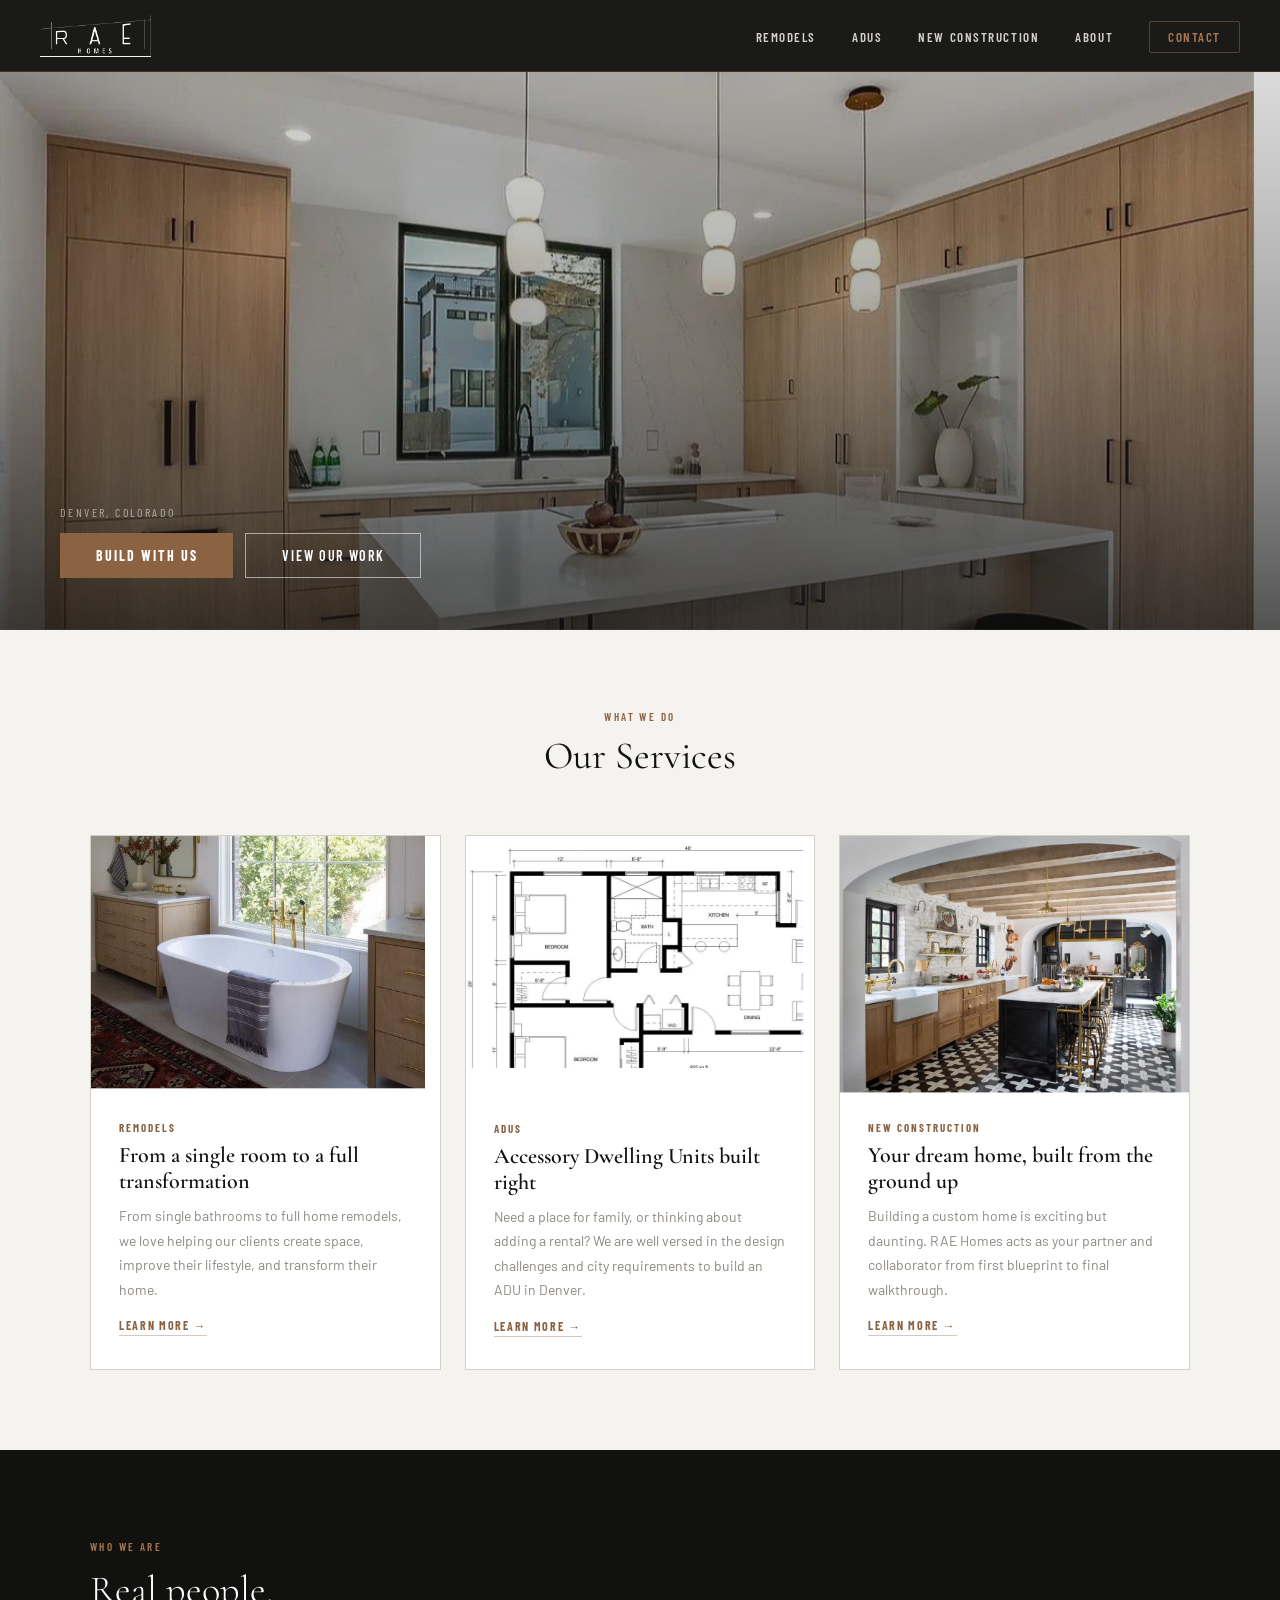
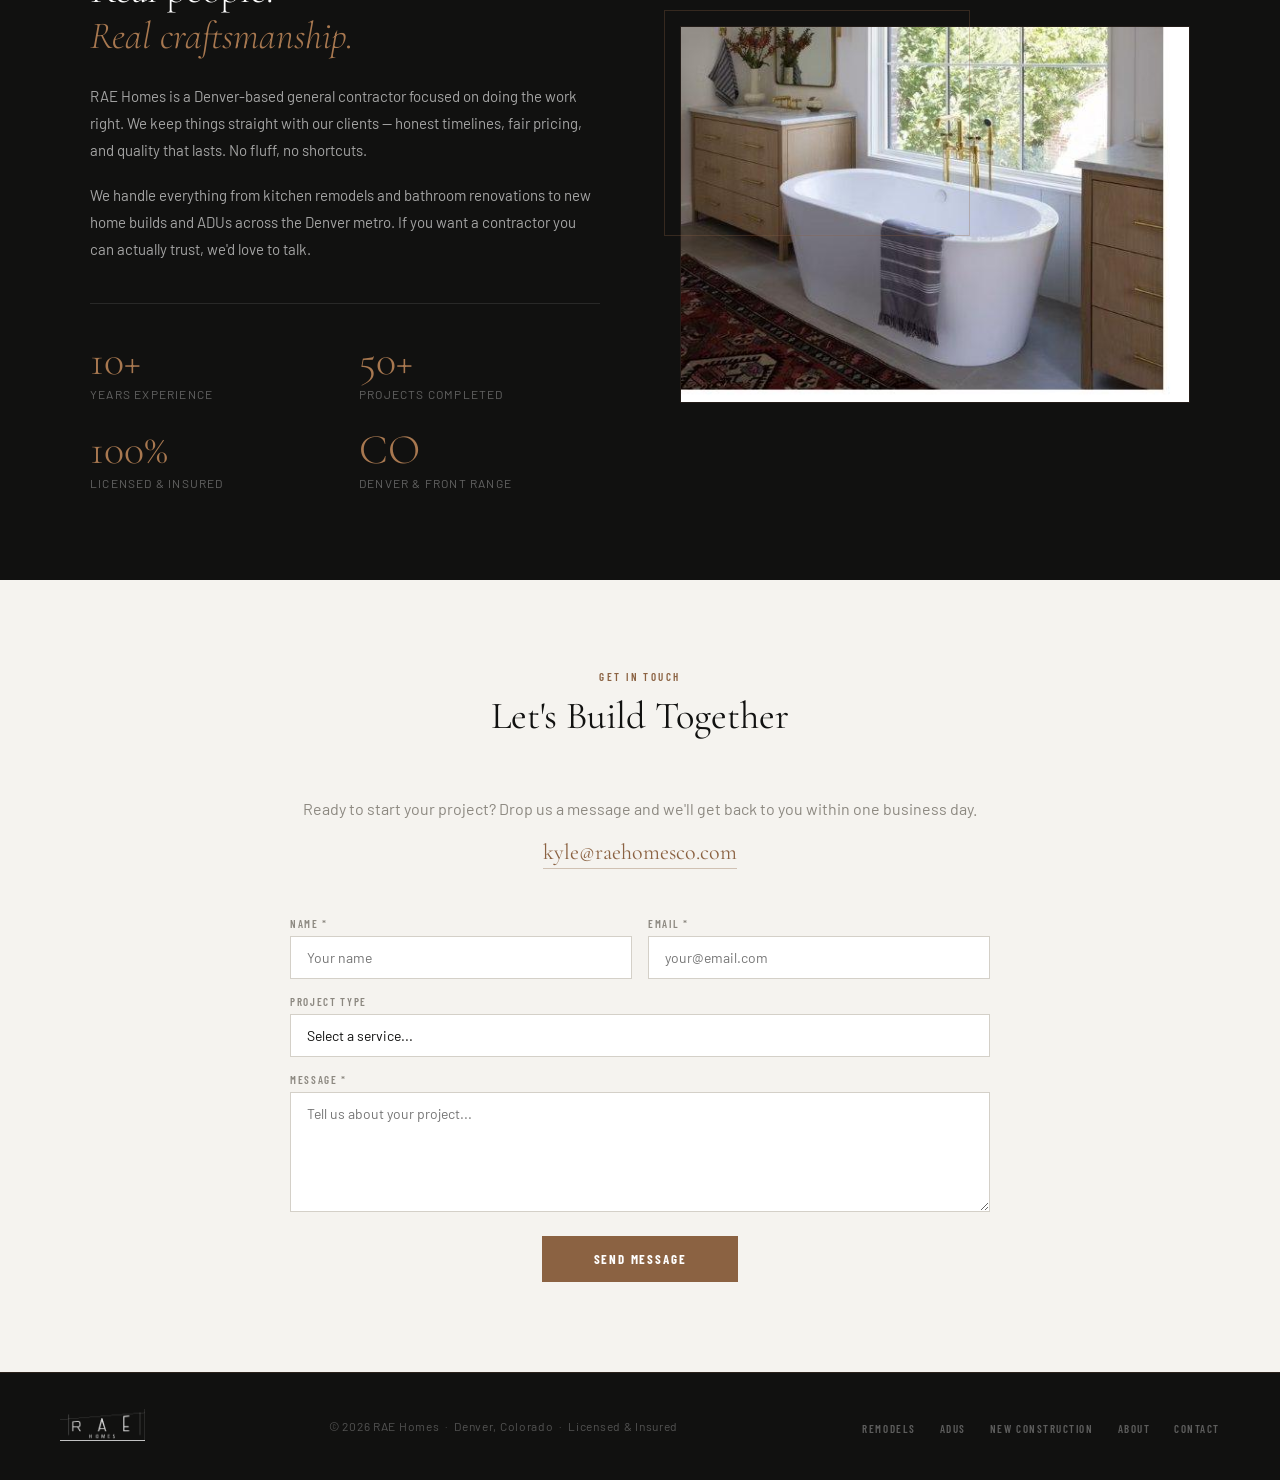
<file: index.html>
<!DOCTYPE html>
<html lang="en">
<head>
  <meta charset="UTF-8" />
  <meta name="viewport" content="width=device-width, initial-scale=1.0" />
  <title>RAE Homes – Denver Custom Homes & Remodels</title>
  <meta name="description" content="RAE Homes is a Denver-based general contractor specializing in remodels, ADUs, and new construction. Honest work, fair pricing, quality that lasts." />
  <link rel="preconnect" href="https://fonts.googleapis.com">
  <link rel="preconnect" href="https://fonts.gstatic.com" crossorigin>
  <link href="https://fonts.googleapis.com/css2?family=Cormorant+Garamond:wght@300;400;600&family=Barlow:wght@300;400;500;600&family=Barlow+Condensed:wght@400;500;600;700&display=swap" rel="stylesheet">
  <link rel="stylesheet" href="/styles.css" />
  <style>
    .hero { margin-top: var(--nav-h); position: relative; height: 62vh; min-height: 380px; overflow: hidden; }
    .hero-img { width: 100%; height: 100%; object-fit: cover; object-position: center 30%; display: block; animation: heroZoom 12s ease-out forwards; }
    @keyframes heroZoom { from { transform: scale(1.06); } to { transform: scale(1.00); } }
    .hero-overlay { position: absolute; inset: 0; background: linear-gradient(to bottom, rgba(17,17,16,0.15) 0%, rgba(17,17,16,0.4) 55%, rgba(17,17,16,0.72) 100%); }
    .hero-content { position: absolute; bottom: 0; left: 0; right: 0; padding: 0 60px 52px; }
    .hero-cta { display: flex; flex-direction: column; align-items: flex-start; gap: 14px; }
    .hero-location { font-family: 'Barlow Condensed', sans-serif; font-size: 12px; letter-spacing: 0.2em; text-transform: uppercase; color: rgba(255,255,255,0.55); }
    .hero-buttons { display: flex; gap: 12px; align-items: center; }
    #services { padding: 80px 60px; background: var(--off-white); }
    .services-grid { display: grid; grid-template-columns: repeat(3, 1fr); gap: 24px; max-width: 1100px; margin: 0 auto; }
    .service-card { background: #fff; overflow: hidden; border: 1px solid var(--mid-gray); transition: transform 0.25s, box-shadow 0.25s; text-decoration: none; color: inherit; display: block; }
    .service-card:hover { transform: translateY(-4px); box-shadow: 0 12px 40px rgba(17,17,16,0.12); }
    .service-img-wrap { overflow: hidden; }
    .service-img { width: 100%; aspect-ratio: 4/3; object-fit: cover; display: block; transition: transform 0.4s; }
    .service-card:hover .service-img { transform: scale(1.04); }
    .service-body { padding: 24px 28px 32px; }
    .service-name { font-family: 'Barlow Condensed', sans-serif; font-size: 11px; font-weight: 700; letter-spacing: 0.18em; text-transform: uppercase; color: var(--brown); margin-bottom: 8px; }
    .service-title { font-family: 'Cormorant Garamond', serif; font-size: 22px; font-weight: 600; color: var(--black); margin-bottom: 10px; }
    .service-desc { font-size: 14px; line-height: 1.75; color: var(--warm-gray); }
    .service-link { display: inline-block; margin-top: 16px; font-family: 'Barlow Condensed', sans-serif; font-size: 12px; font-weight: 700; letter-spacing: 0.14em; text-transform: uppercase; color: var(--brown); text-decoration: none; border-bottom: 1px solid rgba(139,98,66,0.35); padding-bottom: 2px; }
    #about { padding: 90px 60px; background: var(--black); }
    .about-inner { max-width: 1100px; margin: 0 auto; display: grid; grid-template-columns: 1fr 1fr; gap: 80px; align-items: center; }
    .about-kicker { font-family: 'Barlow Condensed', sans-serif; font-size: 11px; font-weight: 600; letter-spacing: 0.22em; text-transform: uppercase; color: var(--brown-light); margin-bottom: 14px; }
    .about-heading { font-family: 'Cormorant Garamond', serif; font-size: clamp(28px, 3vw, 44px); font-weight: 300; line-height: 1.2; color: #fff; margin-bottom: 24px; }
    .about-heading em { font-style: italic; color: var(--brown-light); }
    .about-body { font-size: 15px; line-height: 1.8; color: rgba(255,255,255,0.62); margin-bottom: 18px; }
    .about-stats { display: grid; grid-template-columns: 1fr 1fr; gap: 28px; margin-top: 40px; padding-top: 36px; border-top: 1px solid rgba(255,255,255,0.1); }
    .stat-num { font-family: 'Cormorant Garamond', serif; font-size: 42px; font-weight: 300; color: var(--brown-light); line-height: 1; }
    .stat-label { font-size: 12px; letter-spacing: 0.1em; text-transform: uppercase; color: rgba(255,255,255,0.35); margin-top: 5px; }
    .about-image-wrap { position: relative; }
    .about-img-accent { position: absolute; top: -16px; left: -16px; width: 60%; height: 60%; border: 1px solid rgba(139,98,66,0.3); pointer-events: none; }
    .about-img { width: 100%; display: block; border: 1px solid rgba(139,98,66,0.15); }
    #contact { padding: 90px 60px; background: var(--off-white); }
    .contact-inner { max-width: 700px; margin: 0 auto; text-align: center; }
    .contact-subtitle { font-size: 16px; line-height: 1.75; color: var(--warm-gray); margin-bottom: 16px; }
    .contact-email { display: inline-block; font-family: 'Cormorant Garamond', serif; font-size: 22px; color: var(--brown); text-decoration: none; border-bottom: 1px solid rgba(139,98,66,0.35); padding-bottom: 3px; margin-bottom: 48px; transition: border-color 0.2s, color 0.2s; }
    .contact-email:hover { border-color: var(--brown); color: var(--brown-light); }
    @media (max-width: 900px) {
      .services-grid { grid-template-columns: 1fr; max-width: 500px; }
      .about-inner { grid-template-columns: 1fr; }
      .about-image-wrap { display: none; }
      .hero-content { padding: 0 28px 40px; }
      .hero-buttons { flex-direction: column; align-items: flex-start; gap: 10px; }
      #services, #about, #contact { padding: 60px 28px; }
    }
  </style>
</head>
<body>

<nav>
  <a href="/" class="nav-logo">
    <img src="/images/logo.png" alt="RAE Homes" />
  </a>
  <ul class="nav-links">
    <li><a href="/remodels/">Remodels</a></li>
    <li><a href="/adu/">ADUs</a></li>
    <li><a href="/new-construction/">New Construction</a></li>
    <li><a href="/about/">About</a></li>
    <li><a href="#contact" class="cta-link">Contact</a></li>
  </ul>
  <button class="hamburger" onclick="document.getElementById('mobileMenu').classList.toggle('open')" aria-label="Menu">
    <span></span><span></span><span></span>
  </button>
</nav>
<nav class="mobile-menu" id="mobileMenu">
  <a href="/remodels/">Remodels</a>
  <a href="/adu/">ADUs</a>
  <a href="/new-construction/">New Construction</a>
  <a href="/about/">About</a>
  <a href="#contact" class="cta">Contact</a>
</nav>

<section class="hero" id="top">
  <img class="hero-img" src="/images/banner.jpg" alt="RAE Homes – Denver Custom Homes" />
  <div class="hero-overlay"></div>
  <div class="hero-content">
    <div class="hero-cta">
      <span class="hero-location">Denver, Colorado</span>
      <div class="hero-buttons">
        <a href="#contact" class="btn-primary">Build With Us</a>
        <a href="#services" class="btn-outline">View Our Work</a>
      </div>
    </div>
  </div>
</section>

<section id="services">
  <p class="section-label">What We Do</p>
  <h2 class="section-title">Our Services</h2>
  <div class="services-grid">
    <a class="service-card" href="/remodels/">
      <div class="service-img-wrap">
        <img class="service-img" src="/images/remodel.jpg" alt="Home Remodels" />
      </div>
      <div class="service-body">
        <p class="service-name">Remodels</p>
        <h3 class="service-title">From a single room to a full transformation</h3>
        <p class="service-desc">From single bathrooms to full home remodels, we love helping our clients create space, improve their lifestyle, and transform their home.</p>
        <span class="service-link">Learn More →</span>
      </div>
    </a>
    <a class="service-card" href="/adu/">
      <div class="service-img-wrap">
        <img class="service-img" src="/images/adu.jpg" alt="ADU Construction" />
      </div>
      <div class="service-body">
        <p class="service-name">ADUs</p>
        <h3 class="service-title">Accessory Dwelling Units built right</h3>
        <p class="service-desc">Need a place for family, or thinking about adding a rental? We are well versed in the design challenges and city requirements to build an ADU in Denver.</p>
        <span class="service-link">Learn More →</span>
      </div>
    </a>
    <a class="service-card" href="/new-construction/">
      <div class="service-img-wrap">
        <img class="service-img" src="/images/new-construction.jpg" alt="New Home Construction" />
      </div>
      <div class="service-body">
        <p class="service-name">New Construction</p>
        <h3 class="service-title">Your dream home, built from the ground up</h3>
        <p class="service-desc">Building a custom home is exciting but daunting. RAE Homes acts as your partner and collaborator from first blueprint to final walkthrough.</p>
        <span class="service-link">Learn More →</span>
      </div>
    </a>
  </div>
</section>

<section id="about">
  <div class="about-inner">
    <div class="about-text">
      <p class="about-kicker">Who We Are</p>
      <h2 class="about-heading">Real people.<br><em>Real craftsmanship.</em></h2>
      <p class="about-body">RAE Homes is a Denver-based general contractor focused on doing the work right. We keep things straight with our clients — honest timelines, fair pricing, and quality that lasts. No fluff, no shortcuts.</p>
      <p class="about-body">We handle everything from kitchen remodels and bathroom renovations to new home builds and ADUs across the Denver metro. If you want a contractor you can actually trust, we'd love to talk.</p>
      <div class="about-stats">
        <div class="stat"><div class="stat-num">10+</div><div class="stat-label">Years Experience</div></div>
        <div class="stat"><div class="stat-num">50+</div><div class="stat-label">Projects Completed</div></div>
        <div class="stat"><div class="stat-num">100%</div><div class="stat-label">Licensed &amp; Insured</div></div>
        <div class="stat"><div class="stat-num">CO</div><div class="stat-label">Denver &amp; Front Range</div></div>
      </div>
    </div>
    <div class="about-image-wrap">
      <div class="about-img-accent"></div>
      <img class="about-img" src="/images/remodel.jpg" alt="RAE Homes craftsmanship" />
    </div>
  </div>
</section>

<section id="contact">
  <div class="contact-inner">
    <p class="section-label">Get In Touch</p>
    <h2 class="section-title">Let's Build Together</h2>
    <p class="contact-subtitle">Ready to start your project? Drop us a message and we'll get back to you within one business day.</p>
    <a href="mailto:kyle@raehomesco.com" class="contact-email">kyle@raehomesco.com</a>
    <form class="contact-form" name="contact" method="POST" onsubmit="handleSubmit(event)">
      <div class="form-row">
        <div class="form-field">
          <label for="name">Name *</label>
          <input type="text" id="name" name="name" placeholder="Your name" required />
        </div>
        <div class="form-field">
          <label for="email">Email *</label>
          <input type="email" id="email" name="email" placeholder="your@email.com" required />
        </div>
      </div>
      <div class="form-field">
        <label for="subject">Project Type</label>
        <select id="subject" name="subject">
          <option value="">Select a service...</option>
          <option>Remodel</option>
          <option>ADU</option>
          <option>New Construction</option>
          <option>Other</option>
        </select>
      </div>
      <div class="form-field">
        <label for="message">Message *</label>
        <textarea id="message" name="message" placeholder="Tell us about your project..." required></textarea>
      </div>
      <div class="form-submit">
        <button type="submit" class="btn-primary">Send Message</button>
      </div>
    </form>
  </div>
</section>

<footer>
  <div class="footer-logo">
    <img src="/images/logo.png" alt="RAE Homes" />
  </div>
  <p class="footer-copy">© 2026 RAE Homes &nbsp;·&nbsp; Denver, Colorado &nbsp;·&nbsp; Licensed &amp; Insured</p>
  <ul class="footer-links">
    <li><a href="/remodels/">Remodels</a></li>
    <li><a href="/adu/">ADUs</a></li>
    <li><a href="/new-construction/">New Construction</a></li>
    <li><a href="/about/">About</a></li>
    <li><a href="#contact">Contact</a></li>
  </ul>
</footer>

<script>
  document.querySelectorAll('a[href^="#"]').forEach(a => {
    a.addEventListener('click', e => {
      const target = document.querySelector(a.getAttribute('href'));
      if (target) { e.preventDefault(); target.scrollIntoView({ behavior: 'smooth', block: 'start' }); }
    });
  });
  function handleSubmit(e) {
    e.preventDefault();
    const btn = e.target.querySelector('button[type=submit]');
    btn.textContent = 'Sending...'; btn.disabled = true;
    setTimeout(() => { btn.textContent = 'Message Sent ✓'; e.target.reset();
      setTimeout(() => { btn.textContent = 'Send Message'; btn.disabled = false; }, 3000);
    }, 1200);
  }
</script>
</body>
</html>
</file>
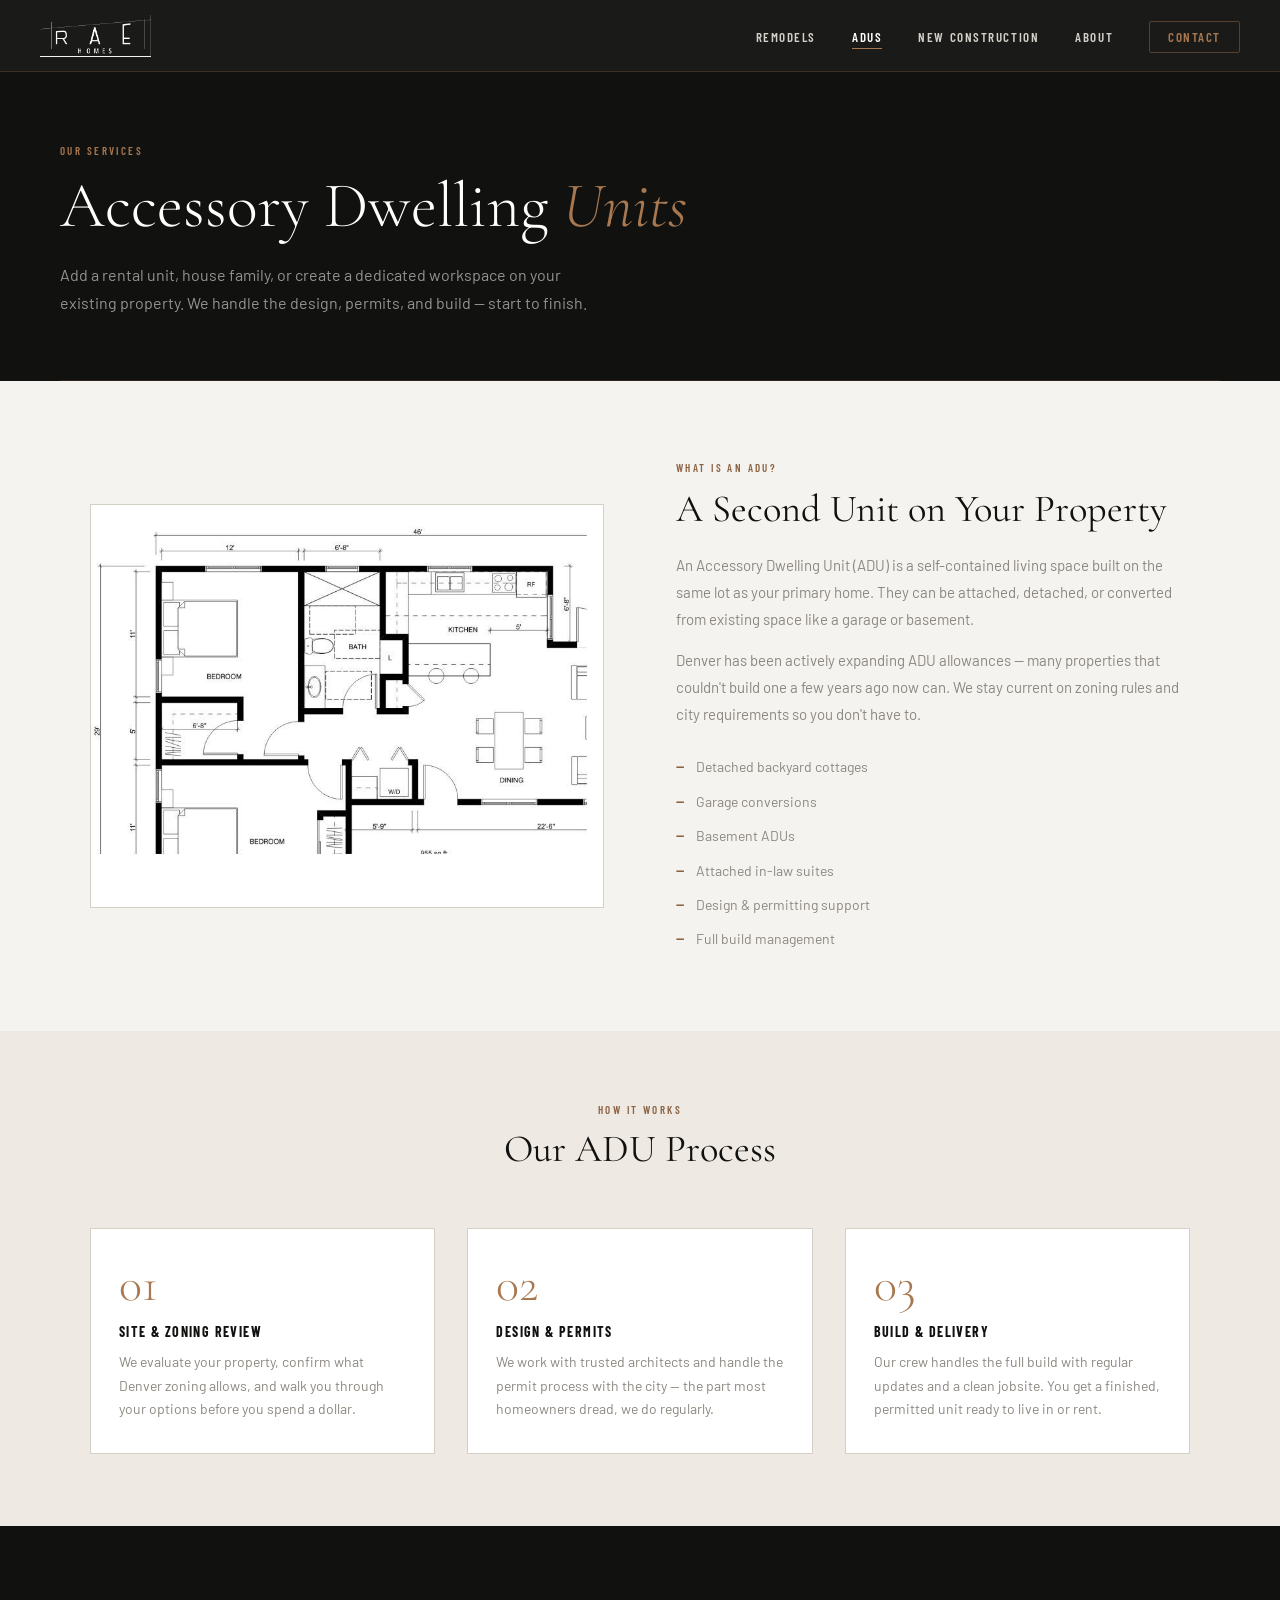
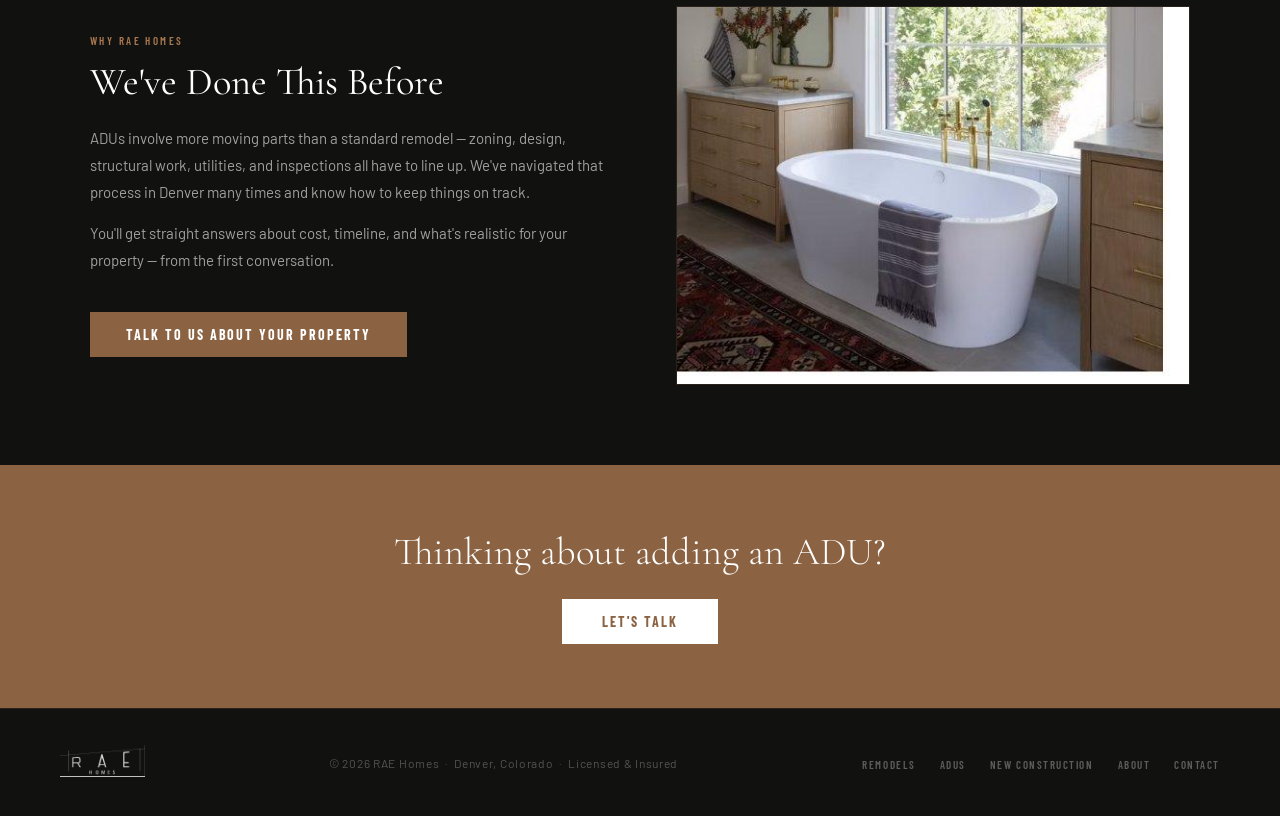
<file: adu/index.html>
<!DOCTYPE html>
<html lang="en">
<head>
  <meta charset="UTF-8" />
  <meta name="viewport" content="width=device-width, initial-scale=1.0" />
  <title>ADUs – RAE Homes Denver</title>
  <meta name="description" content="RAE Homes builds Accessory Dwelling Units in Denver — from design through permits to final build. Family suites, rental units, and backyard cottages." />
  <link rel="preconnect" href="https://fonts.googleapis.com">
  <link rel="preconnect" href="https://fonts.gstatic.com" crossorigin>
  <link href="https://fonts.googleapis.com/css2?family=Cormorant+Garamond:wght@300;400;600&family=Barlow:wght@300;400;500;600&family=Barlow+Condensed:wght@400;500;600;700&display=swap" rel="stylesheet">
  <link rel="stylesheet" href="/styles.css" />
  <style>
    .content-section { padding: 80px 60px; background: var(--off-white); }
    .content-section.dark { background: var(--black); }
    .content-inner { max-width: 1100px; margin: 0 auto; }

    .two-col { display: grid; grid-template-columns: 1fr 1fr; gap: 72px; align-items: center; }
    .two-col.reverse { direction: rtl; }
    .two-col.reverse > * { direction: ltr; }

    .col-img { width: 100%; display: block; border: 1px solid var(--mid-gray); }
    .col-img-dark { border-color: rgba(139,98,66,0.2); }
    .col-kicker {
      font-family: 'Barlow Condensed', sans-serif;
      font-size: 11px; font-weight: 600;
      letter-spacing: 0.22em; text-transform: uppercase;
      color: var(--brown); margin-bottom: 12px;
    }
    .col-kicker-light { color: var(--brown-light); }
    .col-heading {
      font-family: 'Cormorant Garamond', serif;
      font-size: clamp(26px, 3vw, 40px); font-weight: 400;
      color: var(--black); line-height: 1.2; margin-bottom: 20px;
    }
    .col-heading-light { color: #fff; }
    .col-body { font-size: 15px; line-height: 1.8; color: var(--warm-gray); margin-bottom: 14px; }
    .col-body-light { color: rgba(255,255,255,0.6); }
    .services-list { margin-top: 28px; display: flex; flex-direction: column; gap: 12px; }
    .services-list li {
      display: flex; align-items: flex-start; gap: 12px;
      font-size: 14px; line-height: 1.6; color: var(--warm-gray); list-style: none;
    }
    .services-list li::before {
      content: '—'; color: var(--brown); flex-shrink: 0;
      font-family: 'Barlow Condensed', sans-serif; font-weight: 600;
    }

    .process-grid {
      display: grid; grid-template-columns: repeat(3, 1fr);
      gap: 32px; margin-top: 16px;
    }
    .process-step { padding: 32px 28px; background: #fff; border: 1px solid var(--mid-gray); }
    .step-num {
      font-family: 'Cormorant Garamond', serif;
      font-size: 48px; font-weight: 300; color: var(--brown-light);
      line-height: 1; margin-bottom: 14px;
    }
    .step-title {
      font-family: 'Barlow Condensed', sans-serif;
      font-size: 14px; font-weight: 700;
      letter-spacing: 0.1em; text-transform: uppercase;
      color: var(--black); margin-bottom: 10px;
    }
    .step-body { font-size: 14px; line-height: 1.7; color: var(--warm-gray); }

    .cta-strip { padding: 64px 60px; background: var(--brown); text-align: center; }
    .cta-strip h2 {
      font-family: 'Cormorant Garamond', serif;
      font-size: clamp(26px, 3vw, 40px); font-weight: 300;
      color: #fff; margin-bottom: 24px;
    }
    .cta-strip .btn-white {
      display: inline-block; background: #fff; color: var(--brown);
      font-family: 'Barlow Condensed', sans-serif;
      font-size: 14px; font-weight: 700;
      letter-spacing: 0.14em; text-transform: uppercase;
      text-decoration: none; padding: 14px 40px;
      transition: background 0.2s, transform 0.15s;
    }
    .cta-strip .btn-white:hover { background: var(--off-white); transform: translateY(-1px); }

    @media (max-width: 900px) {
      .content-section { padding: 56px 28px; }
      .two-col { grid-template-columns: 1fr; gap: 36px; }
      .two-col.reverse { direction: ltr; }
      .process-grid { grid-template-columns: 1fr; }
      .cta-strip { padding: 48px 28px; }
    }
  </style>
</head>
<body>

<div id="site-nav"></div>

<div class="page-hero" style="margin-top: var(--nav-h);">
  <p class="page-hero-label">Our Services</p>
  <h1 class="page-hero-title">Accessory Dwelling <em>Units</em></h1>
  <p class="page-hero-desc">Add a rental unit, house family, or create a dedicated workspace on your existing property. We handle the design, permits, and build — start to finish.</p>
</div>

<!-- INTRO -->
<section class="content-section">
  <div class="content-inner">
    <div class="two-col">
      <img class="col-img" src="/images/adu.jpg" alt="ADU floor plan by RAE Homes" />
      <div>
        <p class="col-kicker">What Is an ADU?</p>
        <h2 class="col-heading">A Second Unit on Your Property</h2>
        <p class="col-body">An Accessory Dwelling Unit (ADU) is a self-contained living space built on the same lot as your primary home. They can be attached, detached, or converted from existing space like a garage or basement.</p>
        <p class="col-body">Denver has been actively expanding ADU allowances — many properties that couldn't build one a few years ago now can. We stay current on zoning rules and city requirements so you don't have to.</p>
        <ul class="services-list">
          <li>Detached backyard cottages</li>
          <li>Garage conversions</li>
          <li>Basement ADUs</li>
          <li>Attached in-law suites</li>
          <li>Design &amp; permitting support</li>
          <li>Full build management</li>
        </ul>
      </div>
    </div>
  </div>
</section>

<!-- PROCESS -->
<section class="content-section" style="background: #eee9e2; padding-top: 72px; padding-bottom: 72px;">
  <div class="content-inner">
    <p class="section-label">How It Works</p>
    <h2 class="section-title">Our ADU Process</h2>
    <div class="process-grid">
      <div class="process-step">
        <div class="step-num">01</div>
        <div class="step-title">Site &amp; Zoning Review</div>
        <p class="step-body">We evaluate your property, confirm what Denver zoning allows, and walk you through your options before you spend a dollar.</p>
      </div>
      <div class="process-step">
        <div class="step-num">02</div>
        <div class="step-title">Design &amp; Permits</div>
        <p class="step-body">We work with trusted architects and handle the permit process with the city — the part most homeowners dread, we do regularly.</p>
      </div>
      <div class="process-step">
        <div class="step-num">03</div>
        <div class="step-title">Build &amp; Delivery</div>
        <p class="step-body">Our crew handles the full build with regular updates and a clean jobsite. You get a finished, permitted unit ready to live in or rent.</p>
      </div>
    </div>
  </div>
</section>

<!-- DARK SECTION -->
<section class="content-section dark">
  <div class="content-inner">
    <div class="two-col reverse">
      <img class="col-img col-img-dark" src="/images/remodel.jpg" alt="RAE Homes interior finish" />
      <div>
        <p class="col-kicker col-kicker-light">Why RAE Homes</p>
        <h2 class="col-heading col-heading-light">We've Done This Before</h2>
        <p class="col-body col-body-light">ADUs involve more moving parts than a standard remodel — zoning, design, structural work, utilities, and inspections all have to line up. We've navigated that process in Denver many times and know how to keep things on track.</p>
        <p class="col-body col-body-light">You'll get straight answers about cost, timeline, and what's realistic for your property — from the first conversation.</p>
        <a href="/#contact" class="btn-primary" style="margin-top: 24px; display: inline-block;">Talk to Us About Your Property</a>
      </div>
    </div>
  </div>
</section>

<div class="cta-strip">
  <h2>Thinking about adding an ADU?</h2>
  <a href="/#contact" class="btn-white">Let's Talk</a>
</div>

<div id="site-footer"></div>

<script src="/nav.js"></script>
<script>initPage('adu');</script>
</body>
</html>
</file>
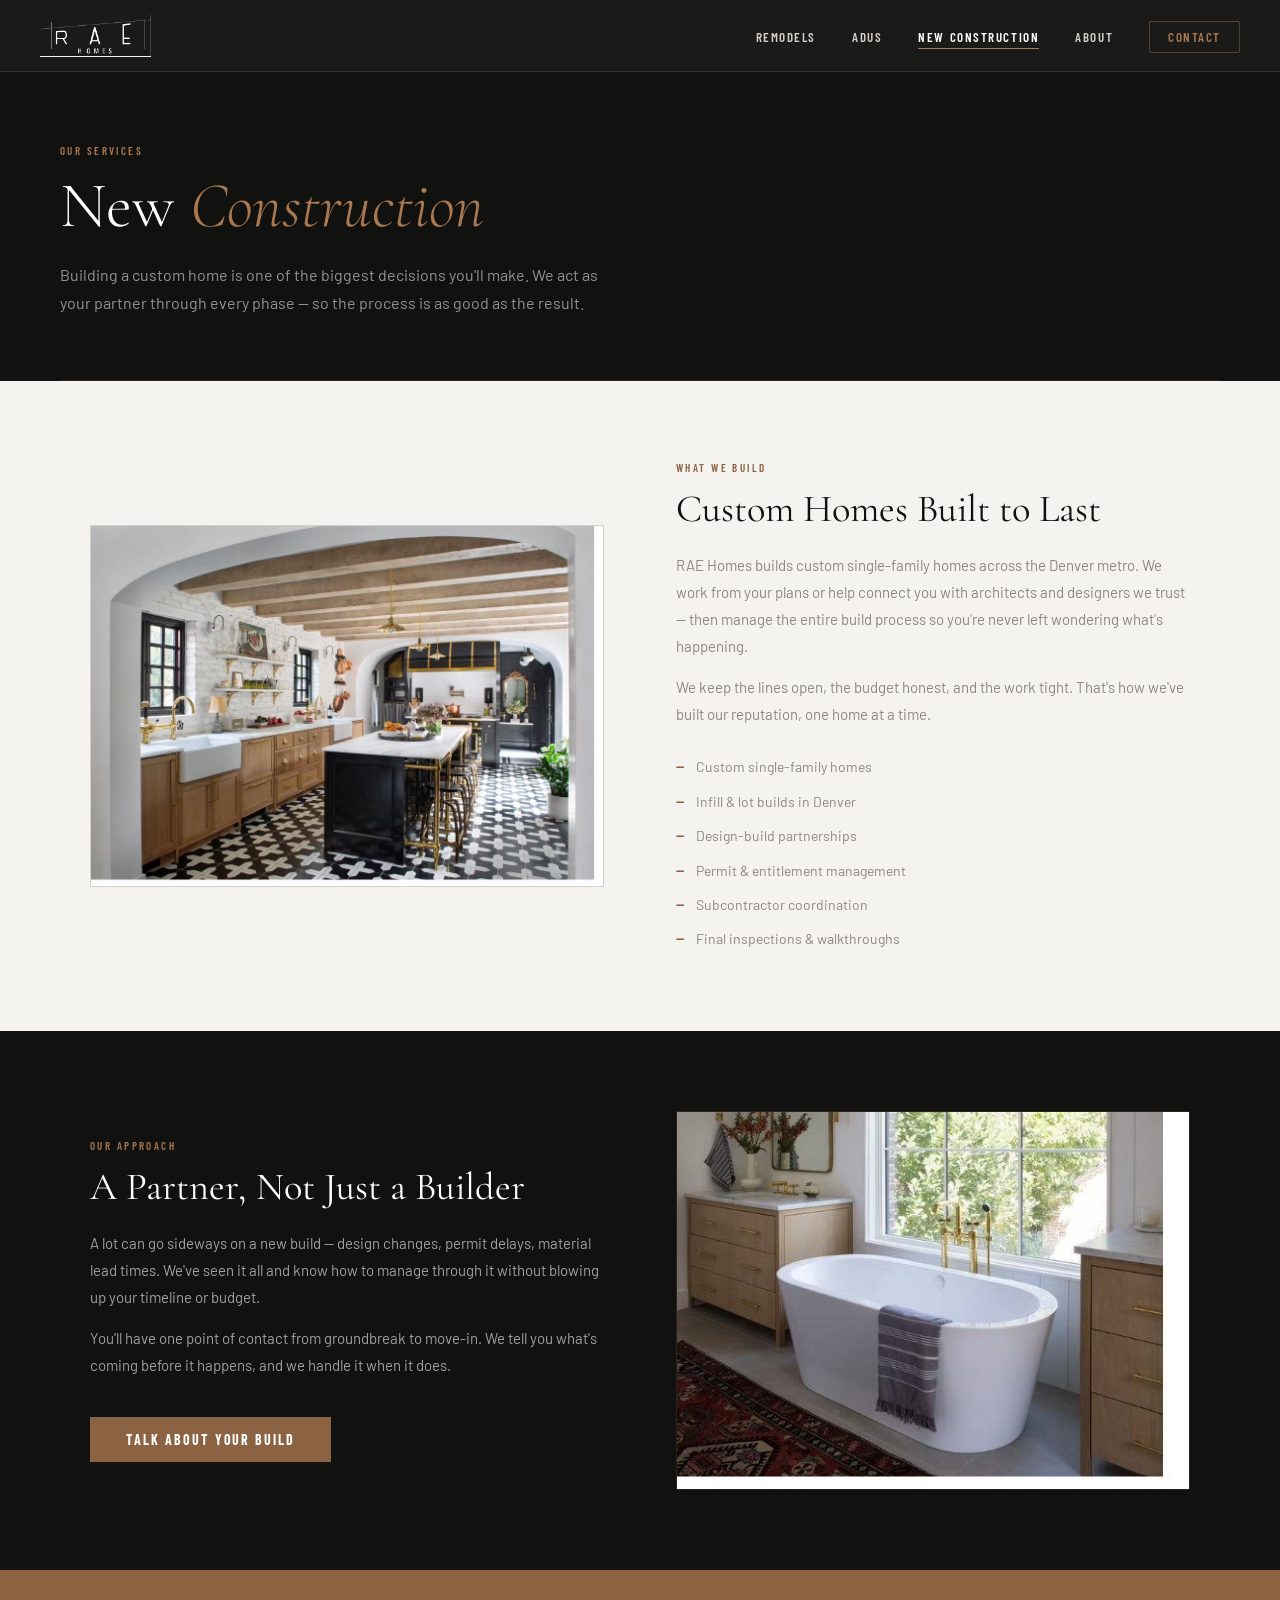
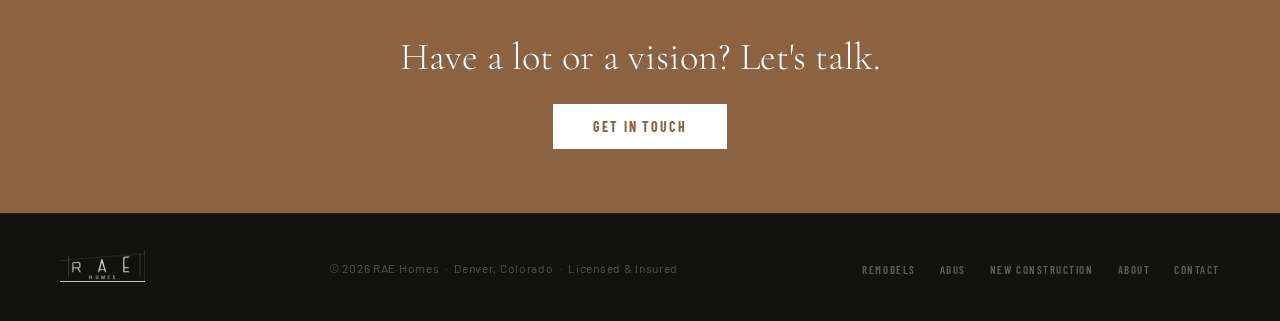
<file: new-construction/index.html>
<!DOCTYPE html>
<html lang="en">
<head>
  <meta charset="UTF-8" />
  <meta name="viewport" content="width=device-width, initial-scale=1.0" />
  <title>New Construction – RAE Homes Denver</title>
  <meta name="description" content="Build your custom home in Denver with RAE Homes. We partner with you from first plans to final walkthrough — honest timelines, quality that lasts." />
  <link rel="preconnect" href="https://fonts.googleapis.com">
  <link rel="preconnect" href="https://fonts.gstatic.com" crossorigin>
  <link href="https://fonts.googleapis.com/css2?family=Cormorant+Garamond:wght@300;400;600&family=Barlow:wght@300;400;500;600&family=Barlow+Condensed:wght@400;500;600;700&display=swap" rel="stylesheet">
  <link rel="stylesheet" href="/styles.css" />
  <style>
    .content-section { padding: 80px 60px; background: var(--off-white); }
    .content-section.dark { background: var(--black); }
    .content-inner { max-width: 1100px; margin: 0 auto; }
    .two-col { display: grid; grid-template-columns: 1fr 1fr; gap: 72px; align-items: center; }
    .two-col.reverse { direction: rtl; }
    .two-col.reverse > * { direction: ltr; }
    .col-img { width: 100%; display: block; border: 1px solid var(--mid-gray); }
    .col-img-dark { border-color: rgba(139,98,66,0.2); }
    .col-kicker {
      font-family: 'Barlow Condensed', sans-serif;
      font-size: 11px; font-weight: 600;
      letter-spacing: 0.22em; text-transform: uppercase;
      color: var(--brown); margin-bottom: 12px;
    }
    .col-kicker-light { color: var(--brown-light); }
    .col-heading {
      font-family: 'Cormorant Garamond', serif;
      font-size: clamp(26px, 3vw, 40px); font-weight: 400;
      color: var(--black); line-height: 1.2; margin-bottom: 20px;
    }
    .col-heading-light { color: #fff; }
    .col-body { font-size: 15px; line-height: 1.8; color: var(--warm-gray); margin-bottom: 14px; }
    .col-body-light { color: rgba(255,255,255,0.6); }
    .services-list { margin-top: 28px; display: flex; flex-direction: column; gap: 12px; }
    .services-list li {
      display: flex; align-items: flex-start; gap: 12px;
      font-size: 14px; line-height: 1.6; color: var(--warm-gray); list-style: none;
    }
    .services-list li::before {
      content: '—'; color: var(--brown); flex-shrink: 0;
      font-family: 'Barlow Condensed', sans-serif; font-weight: 600;
    }
    .cta-strip { padding: 64px 60px; background: var(--brown); text-align: center; }
    .cta-strip h2 {
      font-family: 'Cormorant Garamond', serif;
      font-size: clamp(26px, 3vw, 40px); font-weight: 300;
      color: #fff; margin-bottom: 24px;
    }
    .cta-strip .btn-white {
      display: inline-block; background: #fff; color: var(--brown);
      font-family: 'Barlow Condensed', sans-serif;
      font-size: 14px; font-weight: 700; letter-spacing: 0.14em; text-transform: uppercase;
      text-decoration: none; padding: 14px 40px;
      transition: background 0.2s, transform 0.15s;
    }
    .cta-strip .btn-white:hover { background: var(--off-white); transform: translateY(-1px); }
    @media (max-width: 900px) {
      .content-section { padding: 56px 28px; }
      .two-col { grid-template-columns: 1fr; gap: 36px; }
      .two-col.reverse { direction: ltr; }
      .cta-strip { padding: 48px 28px; }
    }
  </style>
</head>
<body>

<div id="site-nav"></div>

<div class="page-hero" style="margin-top: var(--nav-h);">
  <p class="page-hero-label">Our Services</p>
  <h1 class="page-hero-title">New <em>Construction</em></h1>
  <p class="page-hero-desc">Building a custom home is one of the biggest decisions you'll make. We act as your partner through every phase — so the process is as good as the result.</p>
</div>

<section class="content-section">
  <div class="content-inner">
    <div class="two-col">
      <img class="col-img" src="/images/new-construction.jpg" alt="New construction by RAE Homes" />
      <div>
        <p class="col-kicker">What We Build</p>
        <h2 class="col-heading">Custom Homes Built to Last</h2>
        <p class="col-body">RAE Homes builds custom single-family homes across the Denver metro. We work from your plans or help connect you with architects and designers we trust — then manage the entire build process so you're never left wondering what's happening.</p>
        <p class="col-body">We keep the lines open, the budget honest, and the work tight. That's how we've built our reputation, one home at a time.</p>
        <ul class="services-list">
          <li>Custom single-family homes</li>
          <li>Infill &amp; lot builds in Denver</li>
          <li>Design-build partnerships</li>
          <li>Permit &amp; entitlement management</li>
          <li>Subcontractor coordination</li>
          <li>Final inspections &amp; walkthroughs</li>
        </ul>
      </div>
    </div>
  </div>
</section>

<section class="content-section dark">
  <div class="content-inner">
    <div class="two-col reverse">
      <img class="col-img col-img-dark" src="/images/remodel.jpg" alt="RAE Homes finished interior" />
      <div>
        <p class="col-kicker col-kicker-light">Our Approach</p>
        <h2 class="col-heading col-heading-light">A Partner, Not Just a Builder</h2>
        <p class="col-body col-body-light">A lot can go sideways on a new build — design changes, permit delays, material lead times. We've seen it all and know how to manage through it without blowing up your timeline or budget.</p>
        <p class="col-body col-body-light">You'll have one point of contact from groundbreak to move-in. We tell you what's coming before it happens, and we handle it when it does.</p>
        <a href="/#contact" class="btn-primary" style="margin-top: 24px; display: inline-block;">Talk About Your Build</a>
      </div>
    </div>
  </div>
</section>

<div class="cta-strip">
  <h2>Have a lot or a vision? Let's talk.</h2>
  <a href="/#contact" class="btn-white">Get In Touch</a>
</div>

<div id="site-footer"></div>

<script src="/nav.js"></script>
<script>initPage('new-construction');</script>
</body>
</html>
</file>
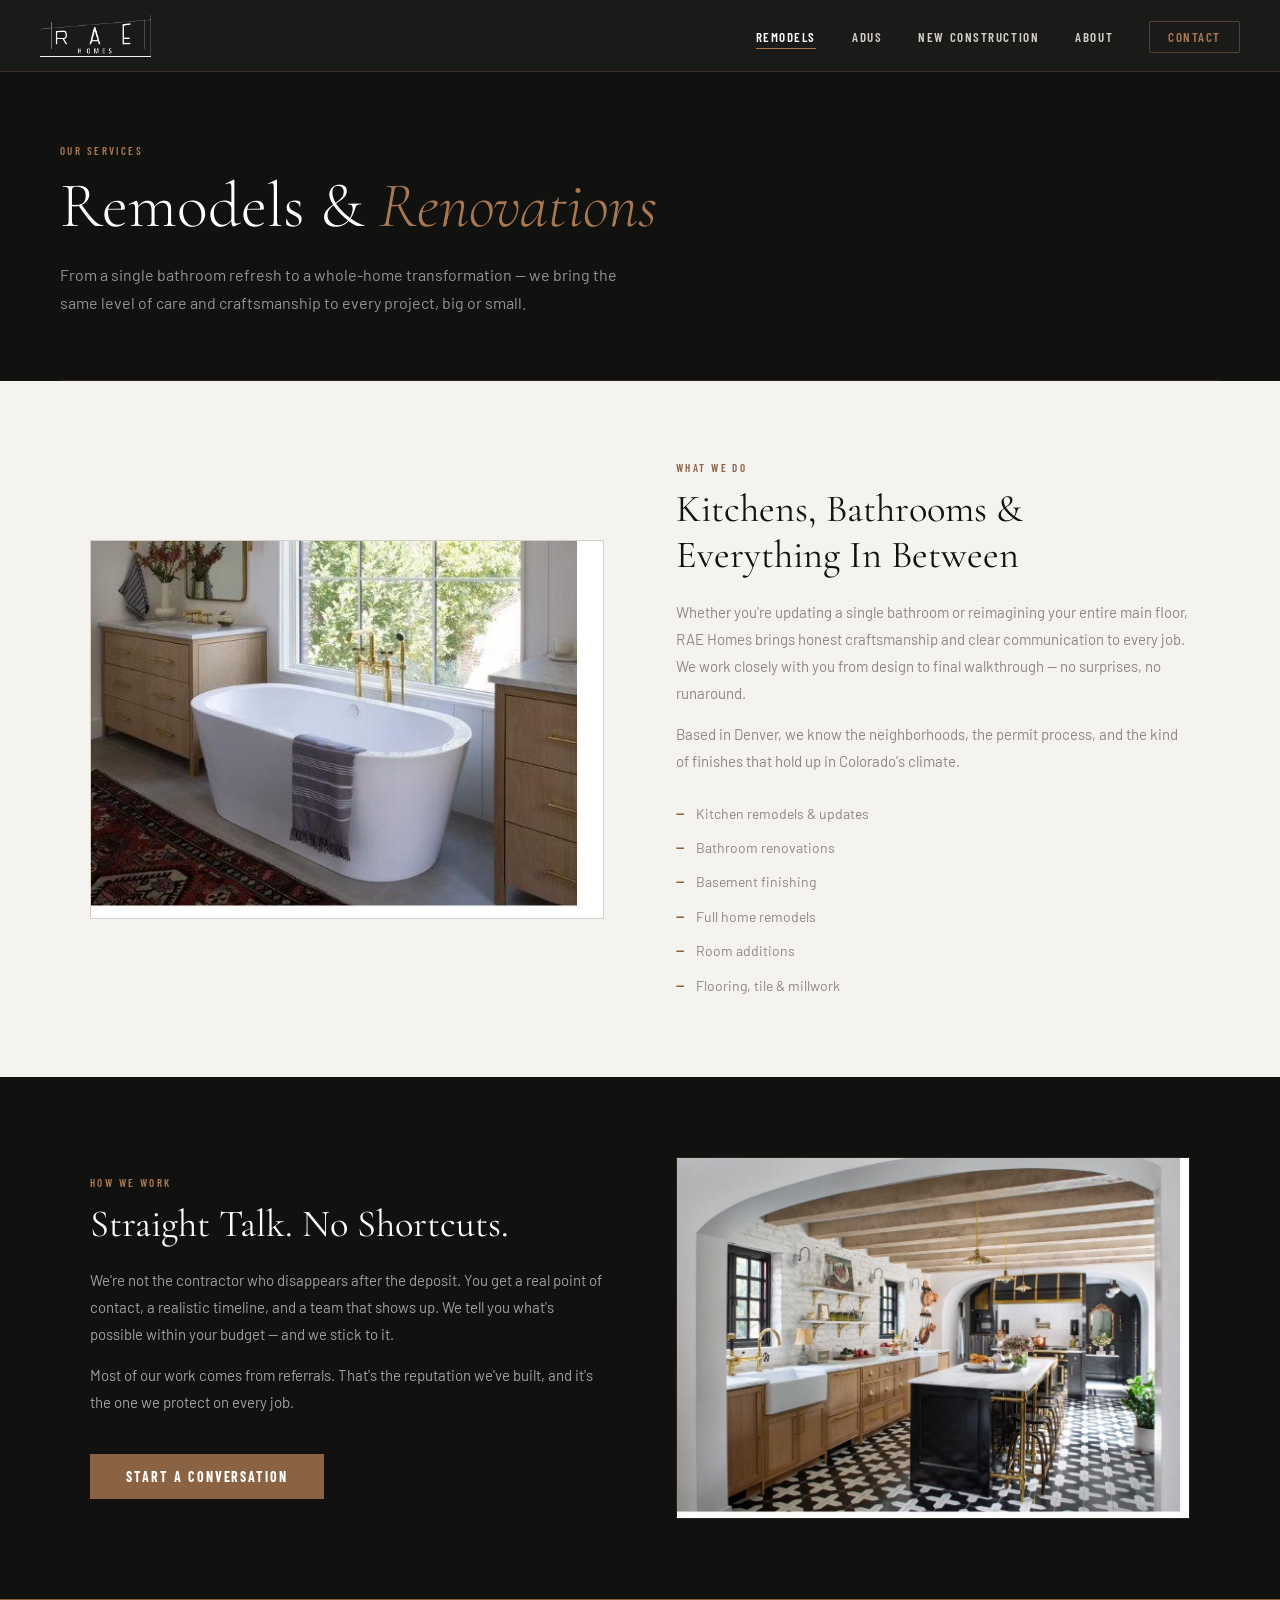
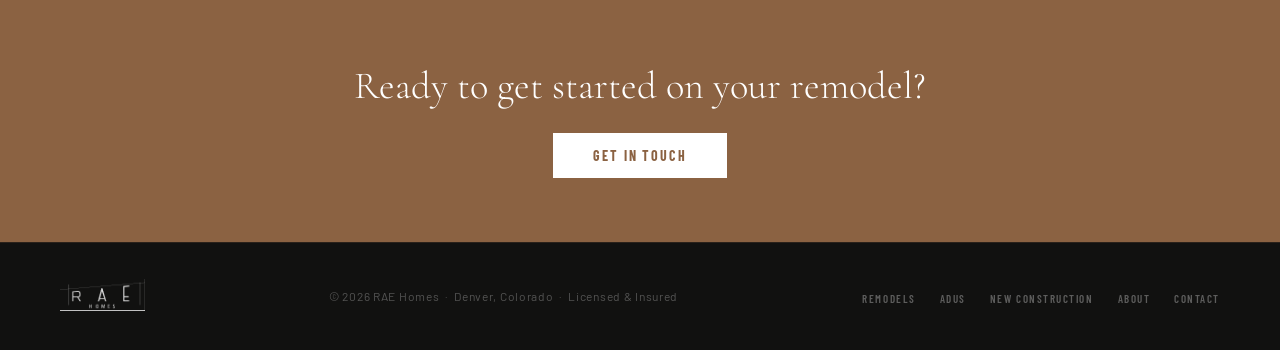
<file: remodels/index.html>
<!DOCTYPE html>
<html lang="en">
<head>
  <meta charset="UTF-8" />
  <meta name="viewport" content="width=device-width, initial-scale=1.0" />
  <title>Remodels – RAE Homes Denver</title>
  <meta name="description" content="From single bathrooms to full home remodels — RAE Homes transforms Denver homes with honest work and lasting quality." />
  <link rel="preconnect" href="https://fonts.googleapis.com">
  <link rel="preconnect" href="https://fonts.gstatic.com" crossorigin>
  <link href="https://fonts.googleapis.com/css2?family=Cormorant+Garamond:wght@300;400;600&family=Barlow:wght@300;400;500;600&family=Barlow+Condensed:wght@400;500;600;700&display=swap" rel="stylesheet">
  <link rel="stylesheet" href="/styles.css" />
  <style>
    .content-section { padding: 80px 60px; background: var(--off-white); }
    .content-section.dark { background: var(--black); }
    .content-inner { max-width: 1100px; margin: 0 auto; }

    .two-col {
      display: grid; grid-template-columns: 1fr 1fr;
      gap: 72px; align-items: center;
    }
    .two-col.reverse { direction: rtl; }
    .two-col.reverse > * { direction: ltr; }

    .col-img { width: 100%; display: block; border: 1px solid var(--mid-gray); }
    .col-img-dark { border-color: rgba(139,98,66,0.2); }

    .col-kicker {
      font-family: 'Barlow Condensed', sans-serif;
      font-size: 11px; font-weight: 600;
      letter-spacing: 0.22em; text-transform: uppercase;
      color: var(--brown); margin-bottom: 12px;
    }
    .col-kicker-light { color: var(--brown-light); }
    .col-heading {
      font-family: 'Cormorant Garamond', serif;
      font-size: clamp(26px, 3vw, 40px); font-weight: 400;
      color: var(--black); line-height: 1.2; margin-bottom: 20px;
    }
    .col-heading-light { color: #fff; }
    .col-body { font-size: 15px; line-height: 1.8; color: var(--warm-gray); margin-bottom: 14px; }
    .col-body-light { color: rgba(255,255,255,0.6); }

    .services-list { margin-top: 28px; display: flex; flex-direction: column; gap: 12px; }
    .services-list li {
      display: flex; align-items: flex-start; gap: 12px;
      font-size: 14px; line-height: 1.6; color: var(--warm-gray); list-style: none;
    }
    .services-list li::before {
      content: '—'; color: var(--brown); flex-shrink: 0;
      font-family: 'Barlow Condensed', sans-serif; font-weight: 600;
    }

    .cta-strip {
      padding: 64px 60px; background: var(--brown);
      text-align: center;
    }
    .cta-strip h2 {
      font-family: 'Cormorant Garamond', serif;
      font-size: clamp(26px, 3vw, 40px); font-weight: 300;
      color: #fff; margin-bottom: 24px;
    }
    .cta-strip .btn-white {
      display: inline-block; background: #fff; color: var(--brown);
      font-family: 'Barlow Condensed', sans-serif;
      font-size: 14px; font-weight: 700;
      letter-spacing: 0.14em; text-transform: uppercase;
      text-decoration: none; padding: 14px 40px;
      transition: background 0.2s, transform 0.15s;
    }
    .cta-strip .btn-white:hover { background: var(--off-white); transform: translateY(-1px); }

    @media (max-width: 900px) {
      .content-section { padding: 56px 28px; }
      .two-col { grid-template-columns: 1fr; gap: 36px; }
      .two-col.reverse { direction: ltr; }
      .cta-strip { padding: 48px 28px; }
    }
  </style>
</head>
<body>

<div id="site-nav"></div>

<!-- PAGE HERO -->
<div class="page-hero" style="margin-top: var(--nav-h);">
  <p class="page-hero-label">Our Services</p>
  <h1 class="page-hero-title">Remodels &amp; <em>Renovations</em></h1>
  <p class="page-hero-desc">From a single bathroom refresh to a whole-home transformation — we bring the same level of care and craftsmanship to every project, big or small.</p>
</div>

<!-- SECTION 1 -->
<section class="content-section">
  <div class="content-inner">
    <div class="two-col">
      <img class="col-img" src="/images/remodel.jpg" alt="Kitchen remodel by RAE Homes" />
      <div>
        <p class="col-kicker">What We Do</p>
        <h2 class="col-heading">Kitchens, Bathrooms &amp; Everything In Between</h2>
        <p class="col-body">Whether you're updating a single bathroom or reimagining your entire main floor, RAE Homes brings honest craftsmanship and clear communication to every job. We work closely with you from design to final walkthrough — no surprises, no runaround.</p>
        <p class="col-body">Based in Denver, we know the neighborhoods, the permit process, and the kind of finishes that hold up in Colorado's climate.</p>
        <ul class="services-list">
          <li>Kitchen remodels &amp; updates</li>
          <li>Bathroom renovations</li>
          <li>Basement finishing</li>
          <li>Full home remodels</li>
          <li>Room additions</li>
          <li>Flooring, tile &amp; millwork</li>
        </ul>
      </div>
    </div>
  </div>
</section>

<!-- SECTION 2 — DARK -->
<section class="content-section dark">
  <div class="content-inner">
    <div class="two-col reverse">
      <img class="col-img col-img-dark" src="/images/new-construction.jpg" alt="RAE Homes finished interior" />
      <div>
        <p class="col-kicker col-kicker-light">How We Work</p>
        <h2 class="col-heading col-heading-light">Straight Talk. No Shortcuts.</h2>
        <p class="col-body col-body-light">We're not the contractor who disappears after the deposit. You get a real point of contact, a realistic timeline, and a team that shows up. We tell you what's possible within your budget — and we stick to it.</p>
        <p class="col-body col-body-light">Most of our work comes from referrals. That's the reputation we've built, and it's the one we protect on every job.</p>
        <a href="/#contact" class="btn-primary" style="margin-top: 24px; display: inline-block;">Start a Conversation</a>
      </div>
    </div>
  </div>
</section>

<!-- CTA STRIP -->
<div class="cta-strip">
  <h2>Ready to get started on your remodel?</h2>
  <a href="/#contact" class="btn-white">Get In Touch</a>
</div>

<div id="site-footer"></div>

<script src="/nav.js"></script>
<script>initPage('remodels');</script>
</body>
</html>
</file>
<file: styles.css>
/* ── RAE HOMES — shared styles ─────────────────── */
*, *::before, *::after { box-sizing: border-box; margin: 0; padding: 0; }

:root {
  --black: #111110;
  --off-white: #f5f3ef;
  --warm-gray: #8c8880;
  --mid-gray: #d4d0c8;
  --brown: #8B6242;
  --brown-light: #A87850;
  --nav-h: 72px;
}

html { scroll-behavior: smooth; }

body {
  font-family: 'Barlow', sans-serif;
  background: var(--off-white);
  color: var(--black);
  overflow-x: hidden;
}

/* ── NAV ───────────────────────────────────────── */
nav {
  position: fixed; top: 0; left: 0; right: 0; z-index: 100;
  height: var(--nav-h);
  background: rgba(17,17,16,0.96);
  backdrop-filter: blur(8px);
  display: flex; align-items: center; justify-content: space-between;
  padding: 0 40px;
  border-bottom: 1px solid rgba(139,98,66,0.3);
}
.nav-logo img { height: 42px; width: auto; display: block; }
.nav-links { display: flex; gap: 36px; list-style: none; align-items: center; }
.nav-links a {
  color: var(--mid-gray); text-decoration: none;
  font-family: 'Barlow Condensed', sans-serif;
  font-size: 13px; font-weight: 600;
  letter-spacing: 0.12em; text-transform: uppercase;
  transition: color 0.2s; padding: 4px 0; position: relative;
}
.nav-links a::after {
  content: ''; position: absolute; bottom: 0; left: 0;
  width: 0; height: 1px; background: var(--brown-light);
  transition: width 0.25s;
}
.nav-links a:hover,
.nav-links a.active { color: #fff; }
.nav-links a:hover::after,
.nav-links a.active::after { width: 100%; }
.nav-links .cta-link {
  color: var(--brown-light);
  border: 1px solid rgba(139,98,66,0.55);
  padding: 7px 18px; border-radius: 2px;
  transition: background 0.2s, color 0.2s;
}
.nav-links .cta-link::after { display: none; }
.nav-links .cta-link:hover { background: var(--brown); color: #fff; border-color: var(--brown); }

/* ── MOBILE NAV ────────────────────────────────── */
.hamburger {
  display: none; flex-direction: column;
  gap: 5px; cursor: pointer; padding: 4px;
  background: none; border: none;
}
.hamburger span { width: 24px; height: 2px; background: var(--mid-gray); display: block; }
.mobile-menu {
  display: none; position: fixed;
  top: var(--nav-h); left: 0; right: 0; z-index: 99;
  background: rgba(17,17,16,0.98);
  padding: 24px 40px 32px; flex-direction: column;
  border-bottom: 1px solid rgba(139,98,66,0.2);
}
.mobile-menu.open { display: flex; }
.mobile-menu a {
  color: var(--mid-gray); text-decoration: none;
  font-family: 'Barlow Condensed', sans-serif;
  font-size: 18px; font-weight: 600;
  letter-spacing: 0.12em; text-transform: uppercase;
  padding: 14px 0;
  border-bottom: 1px solid rgba(255,255,255,0.06);
  transition: color 0.2s;
}
.mobile-menu a:hover { color: #fff; }
.mobile-menu a.cta { color: var(--brown-light); border-bottom: none; margin-top: 8px; }

/* ── BUTTONS ───────────────────────────────────── */
.btn-primary {
  display: inline-block;
  background: var(--brown); color: #fff;
  font-family: 'Barlow Condensed', sans-serif;
  font-size: 14px; font-weight: 700;
  letter-spacing: 0.14em; text-transform: uppercase;
  text-decoration: none; padding: 14px 36px;
  border: none; cursor: pointer;
  transition: background 0.2s, transform 0.15s;
}
.btn-primary:hover { background: var(--brown-light); transform: translateY(-1px); }
.btn-outline {
  display: inline-block;
  background: transparent; color: #fff;
  border: 1px solid rgba(255,255,255,0.55);
  font-family: 'Barlow Condensed', sans-serif;
  font-size: 14px; font-weight: 600;
  letter-spacing: 0.12em; text-transform: uppercase;
  text-decoration: none; padding: 13px 36px; cursor: pointer;
  transition: border-color 0.2s, background 0.2s;
}
.btn-outline:hover { border-color: #fff; background: rgba(255,255,255,0.08); }
.btn-brown-outline {
  display: inline-block;
  background: transparent; color: var(--brown);
  border: 1px solid var(--brown);
  font-family: 'Barlow Condensed', sans-serif;
  font-size: 13px; font-weight: 700;
  letter-spacing: 0.14em; text-transform: uppercase;
  text-decoration: none; padding: 11px 28px; cursor: pointer;
  transition: background 0.2s, color 0.2s;
}
.btn-brown-outline:hover { background: var(--brown); color: #fff; }

/* ── TYPOGRAPHY HELPERS ────────────────────────── */
.section-label {
  font-family: 'Barlow Condensed', sans-serif;
  font-size: 11px; font-weight: 600;
  letter-spacing: 0.22em; text-transform: uppercase;
  color: var(--brown); text-align: center; margin-bottom: 10px;
}
.section-title {
  font-family: 'Cormorant Garamond', serif;
  font-size: clamp(28px, 3vw, 42px); font-weight: 400;
  text-align: center; color: var(--black); margin-bottom: 56px;
}
.section-label-left { text-align: left; }
.section-title-left { text-align: left; margin-bottom: 20px; }

/* ── PAGE HERO (inner pages) ───────────────────── */
.page-hero {
  margin-top: var(--nav-h);
  background: var(--black);
  padding: 72px 60px 64px;
  position: relative; overflow: hidden;
}
.page-hero::after {
  content: '';
  position: absolute; bottom: 0; left: 60px; right: 60px;
  height: 1px; background: rgba(139,98,66,0.25);
}
.page-hero-label {
  font-family: 'Barlow Condensed', sans-serif;
  font-size: 11px; font-weight: 600;
  letter-spacing: 0.22em; text-transform: uppercase;
  color: var(--brown-light); margin-bottom: 14px;
}
.page-hero-title {
  font-family: 'Cormorant Garamond', serif;
  font-size: clamp(36px, 5vw, 68px); font-weight: 300;
  color: #fff; line-height: 1.1; max-width: 700px;
}
.page-hero-title em { font-style: italic; color: var(--brown-light); }
.page-hero-desc {
  font-size: 16px; line-height: 1.75;
  color: rgba(255,255,255,0.55);
  max-width: 560px; margin-top: 20px;
}

/* ── FOOTER ────────────────────────────────────── */
footer {
  background: var(--black); padding: 36px 60px;
  display: flex; align-items: center; justify-content: space-between;
  border-top: 1px solid rgba(139,98,66,0.2);
}
.footer-logo img { height: 32px; width: auto; opacity: 0.85; }
.footer-copy { font-size: 12px; letter-spacing: 0.06em; color: rgba(255,255,255,0.28); }
.footer-links { display: flex; gap: 24px; list-style: none; }
.footer-links a {
  font-family: 'Barlow Condensed', sans-serif;
  font-size: 11px; font-weight: 600;
  letter-spacing: 0.14em; text-transform: uppercase;
  color: rgba(255,255,255,0.32); text-decoration: none; transition: color 0.2s;
}
.footer-links a:hover { color: var(--brown-light); }

/* ── CONTACT FORM ──────────────────────────────── */
.contact-form { display: grid; gap: 16px; text-align: left; }
.form-row { display: grid; grid-template-columns: 1fr 1fr; gap: 16px; }
.form-field { display: flex; flex-direction: column; gap: 6px; }
.form-field label {
  font-family: 'Barlow Condensed', sans-serif;
  font-size: 11px; font-weight: 600;
  letter-spacing: 0.15em; text-transform: uppercase; color: var(--warm-gray);
}
.form-field input,
.form-field textarea,
.form-field select {
  background: #fff; border: 1px solid var(--mid-gray);
  padding: 12px 16px;
  font-family: 'Barlow', sans-serif; font-size: 14px;
  color: var(--black); outline: none;
  transition: border-color 0.2s; width: 100%;
  -webkit-appearance: none; border-radius: 0;
}
.form-field input:focus,
.form-field textarea:focus,
.form-field select:focus { border-color: var(--brown); }
.form-field textarea { resize: vertical; min-height: 120px; }
.form-submit { margin-top: 8px; display: flex; justify-content: center; }
.form-submit .btn-primary { font-size: 13px; padding: 15px 52px; }

/* ── RESPONSIVE ────────────────────────────────── */
@media (max-width: 900px) {
  nav { padding: 0 28px; }
  .page-hero { padding: 56px 28px 48px; }
  footer { flex-direction: column; gap: 16px; text-align: center; }
  .footer-links { flex-wrap: wrap; justify-content: center; }
  .nav-links { display: none; }
  .hamburger { display: flex; }
}
@media (max-width: 600px) {
  .form-row { grid-template-columns: 1fr; }
}
</file>
